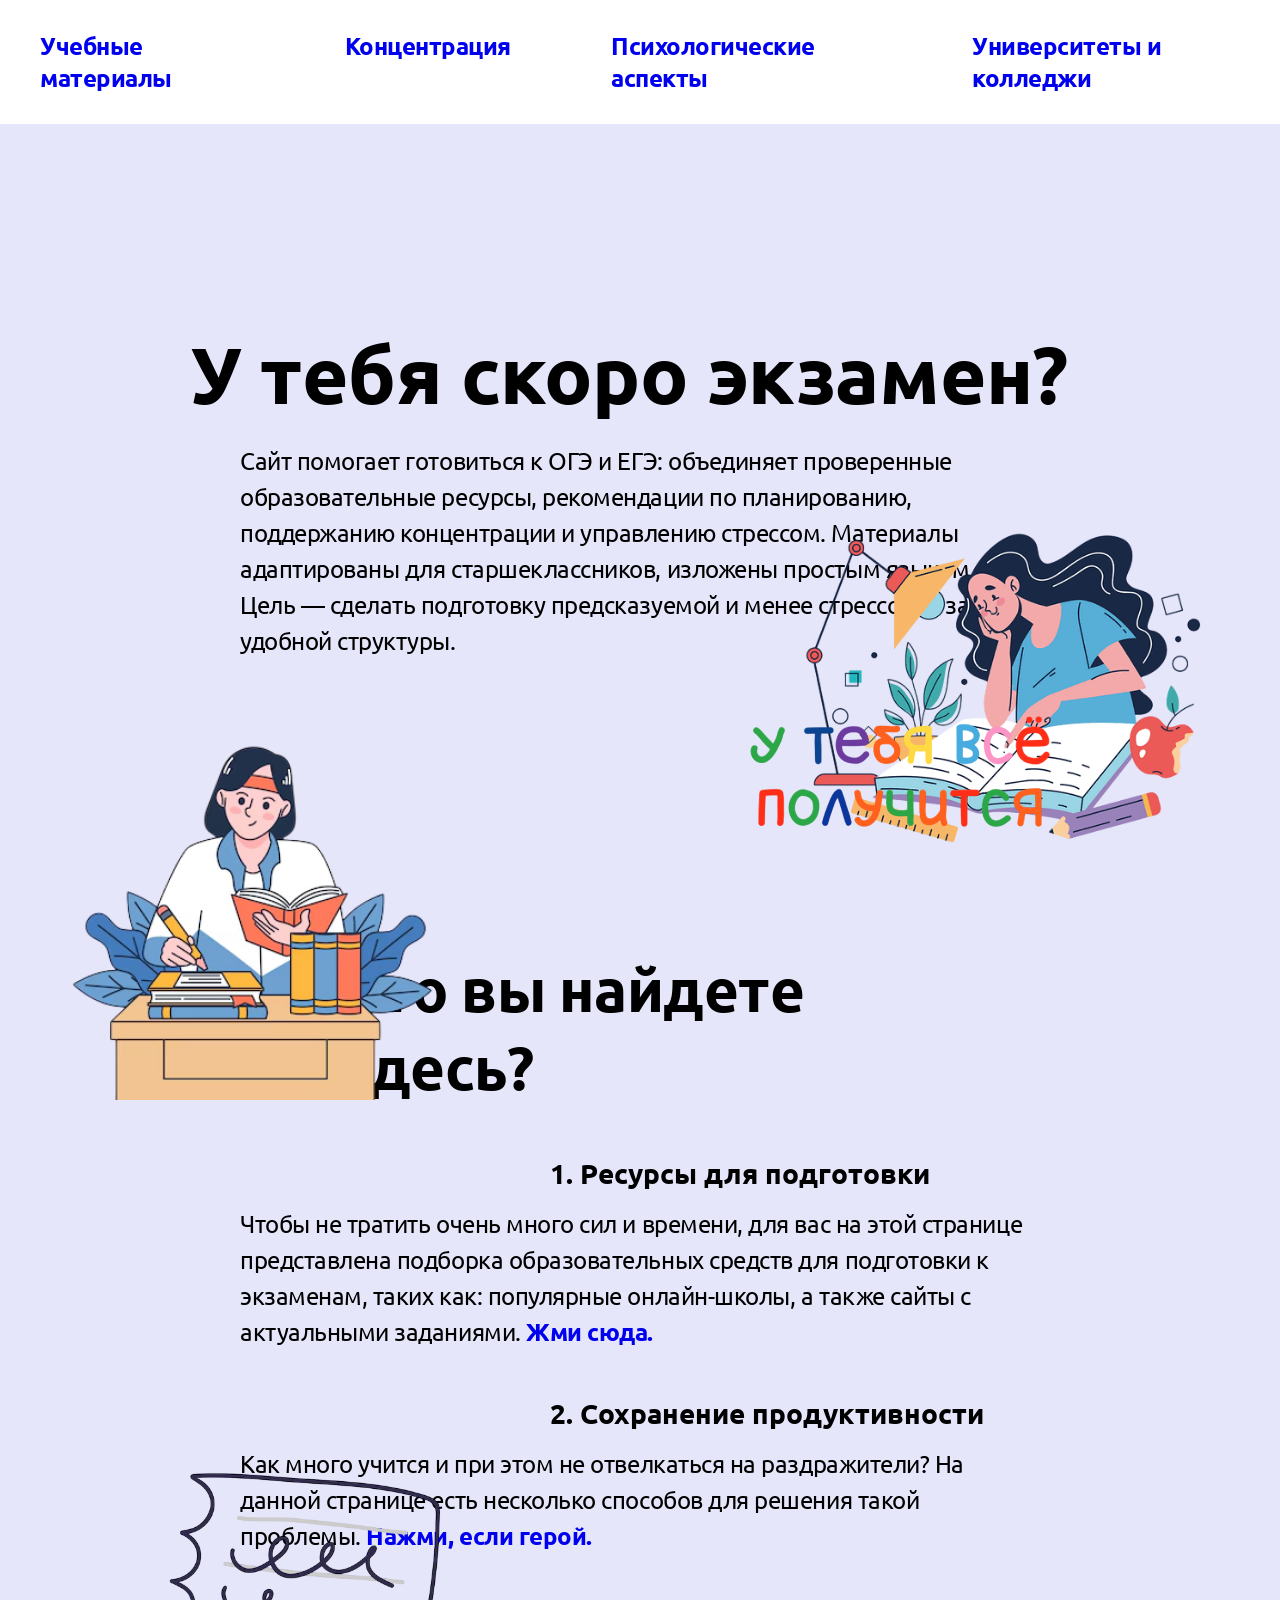
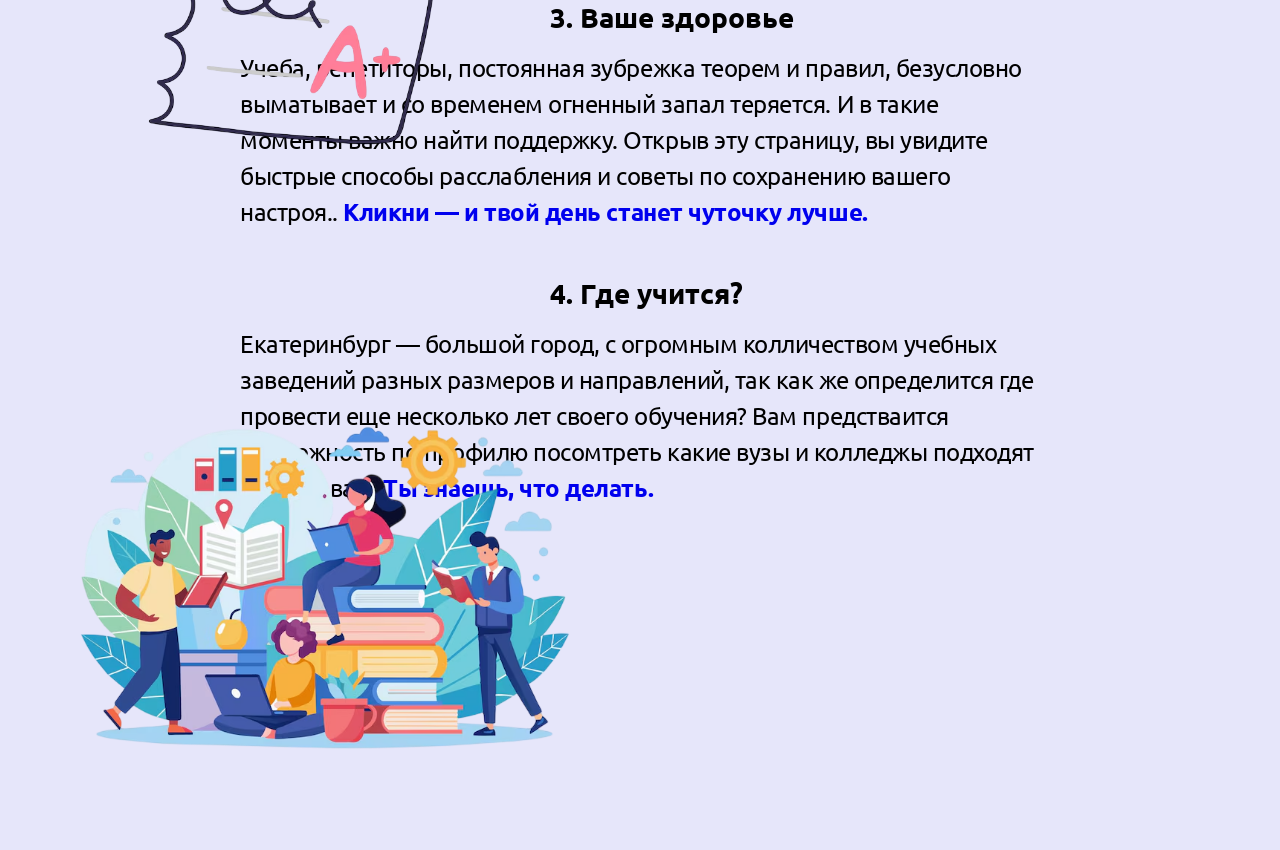
<file: index.html>
<!DOCTYPE html>
<html lang="ru">
<head>
    <meta name="viewport" content="width=device-width, initial-scale=1.0">
    <meta charset="UTF-8">
    <meta name="viewport" content="width=device-width, initial-scale=1.0">
    <title>экзамены???</title>
    <link rel="stylesheet" href="style.css">
    <link rel="preconnect" href="https://fonts.googleapis.com">
<link rel="preconnect" href="https://fonts.gstatic.com" crossorigin>
<link href="https://fonts.googleapis.com/css2?family=Ubuntu:ital,wght@0,300;0,400;0,500;0,700;1,300;1,400;1,500;1,700&display=swap" rel="stylesheet">
</head>
<body>
    <header class="HEADER">
        <div class="HEADER__container">
            <nav class="HEADER__nav">
                <ul class="HEADER__list">
                    <li class="HEADER__list-item">
                        <a class="HEADER__list-link" href="page2.html">Учебные материалы</a>
                    </li>
                    <li class="HEADER__list-item">
                        <a class="HEADER__list-link" href="page3.html">Концентрация</a>
                    </li>
                    <li class="HEADER__list-item">
                        <a class="HEADER__list-link" href="page4.html">Психологические аспекты</a>
                    </li>
                    <li class="HEADER__list-item">
                        <a class="HEADER__list-link" href="page5.html">Университеты и колледжи</a>
                    </li>
                </ul>
            </nav>
        </div>
    </header>
    <main>
        <section class="hero">
            <div class="hero__text">
                <h1 class= "hero__title">
                    У тебя скоро экзамен?
                </h1>
                <p class= "hero__desc">
                     Сайт помогает готовиться к ОГЭ и ЕГЭ: объединяет проверенные образовательные ресурсы, рекомендации по планированию, поддержанию концентрации и управлению стрессом. Материалы адаптированы для старшеклассников, изложены простым языком. Цель — сделать подготовку предсказуемой и менее стрессовой за счёт удобной структуры.
                </p>
            </div>
        </section>
        <img class="image" src="images/что.png" width="550" alt="">
        <img class="image2" src="images/yyyyyyy-Photoroom.png" width="400" alt="">
        <img class="image3" src="images/mdm-Photoroom.png" width="400" alt="">
        <section class="hero2">
            <div class="hero__text2">
                <h1 class= "hero__title2">
                    Что вы найдете здесь?
                </h1>
                <w style="margin-left: 550px; font-weight: 800; font-size: 28px;">1. Ресурсы для подготовки</w>
                <p class= "hero__desc2">Чтобы не тратить очень много сил и времени, для вас на этой странице представлена подборка образовательных средств для подготовки к экзаменам, таких как: популярные онлайн-школы, а также сайты с актуальными заданиями.<a class="SSA" href="page2.html"> Жми сюда.</a></p>
                <w style="margin-left: 550px; font-weight: 800; font-size: 28px;"> 2. Сохранение продуктивности</w>
                <p class= "hero__desc2"> Как много учится и при этом не отвелкаться на раздражители? На данной странице есть несколько способов для решения такой проблемы.<a class="SSA" href="page3.html"> Нажми, если герой.</a></p>
                <w style="margin-left: 550px; font-weight: 800; font-size: 28px;">3. Ваше здоровье</w>
                <p class= "hero__desc2">Учеба, репетиторы, постоянная зубрежка теорем и правил, безусловно выматывает и со временем огненный запал теряется. И в такие моменты важно найти поддержку. Открыв эту страницу, вы увидите быстрые способы расслабления и советы по сохранению вашего настроя..<a class="SSA" href="page4.html"> Кликни — и твой день станет чуточку лучше.</a></p>
                <w style="margin-left: 550px; font-weight: 800; font-size: 28px;">4. Где учится?</w>
                <p class= "hero__desc2">Екатеринбург — большой город, с огромным колличеством учебных заведений разных размеров и направлений, так как же определится где провести еще несколько лет своего обучения? Вам предстваится возможность по профилю посомтреть какие вузы и колледжы подходят именно вам.<a class="SSA" href="page5.html"> Ты знаешь, что делать.</a></p>
            </div>
        </section>
        <img class="image4" src="images/аа-Photoroom.png" width="550" alt="">
        <img class="image5" src="images/ыыы-Photoroom.png" width="470" alt="">
        <img class="image6" src="images/gggg-Photoroom.png" width="550" alt="">
        <img class="image7" src="images/ds-Photoroom.png" width="400" alt="">
    </main>
</body>
</html>
</file>
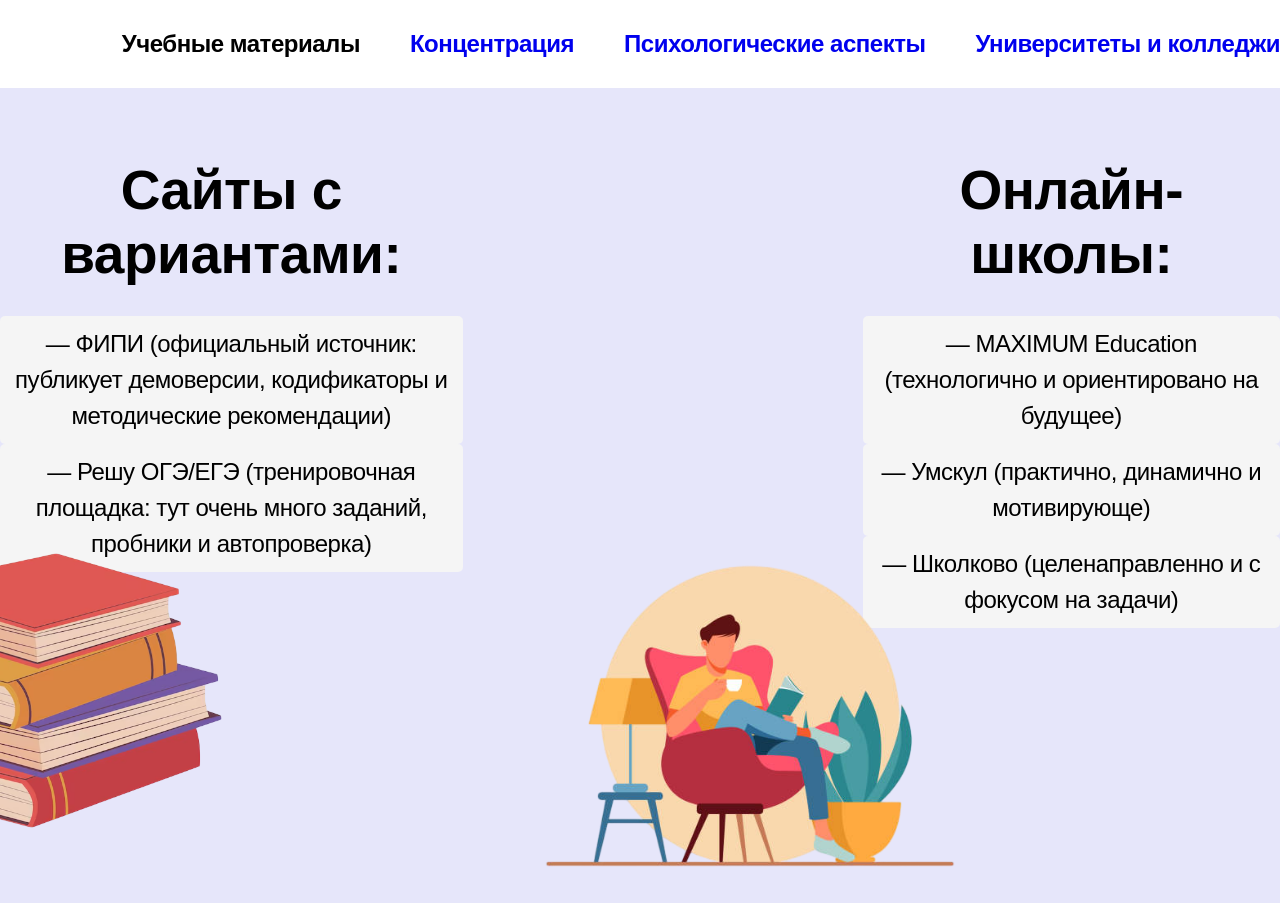
<file: page2.html>
<!DOCTYPE html>
<html lang="ru">
<head>
    <title>Учебные материалы</title>
    <link rel="stylesheet" href="style2.css">
    <link href="https://fonts.googleapis.com/css2?family=Ubuntu:ital,wght@0,300;0,400;0,500;0,700;1,300;1,400;1,500;1,700&display=swap">
</head>
<body>
    <header class="HEADER">
        <div class="HEADER__container">
            <nav class="HEADER__nav">
                <a class="ss" href="index.html">Назад</a>
                <ul class="HEADER__list">
                    <li class="HEADER__list-item">
                        <a class="HEADER__list-link">Учебные материалы</a>
                    </li>
                    <li class="HEADER__list-item">
                        <a class="HEADER__list-link" href="page3.html">Концентрация</a>
                    </li>
                    <li class="HEADER__list-item">
                        <a class="HEADER__list-link" href="page4.html">Психологические аспекты</a>
                    </li>
                    <li class="HEADER__list-item">
                        <a class="HEADER__list-link" href="page5.html">Университеты и колледжи</a>
                    </li>
                </ul>
            </nav>
        </div>
    </header>
    <main>
        <section class="COLUMNS" style="text-align: center;">
            <div class="columns-container">
                <div class="columns">
                    <h1 class="title">Сайты с вариантами:</h1>
                    <p><a class="PARAG" href="https://fipi.ru/ege/otkrytyy-bank-zadaniy-ege" target="_blank">— ФИПИ (официальный источник: публикует демоверсии, кодификаторы и методические рекомендации)</a></p>
                    <p><a class="PARAG" href="https://ege.sdamgia.ru/" target="_blank">— Решу ОГЭ/ЕГЭ (тренировочная площадка: тут очень много заданий, пробники и автопроверка)</a></p>
                </div>
                <div class="columns">
                    <h2 class="title">Онлайн-школы:</h2>
                    <p><a class="PARAG" href="https://maximumtest.ru/" target="_blank">— MAXIMUM Education (технологично и ориентировано на будущее)</a></p>
                    <p><a class="PARAG" href="https://umschool.net/" target="_blank">— Умскул (практично, динамично и мотивирующе)</a></p>
                    <p><a class="PARAG" href="https://3.shkolkovo.online/" target="_blank">— Школково (целенаправленно и с фокусом на задачи)</a></p>
                </div>
                <img class="image" src="images/на-Photoroom.png" width="470" alt="">
                <img class="image2" src="images/ба-Photoroom.png" width="400" alt="">
                <img class="image3" src="images/ха-Photoroom.png" width="500" alt="">
            </div>
        </section>
    </main>
</body>
</html>
</file>
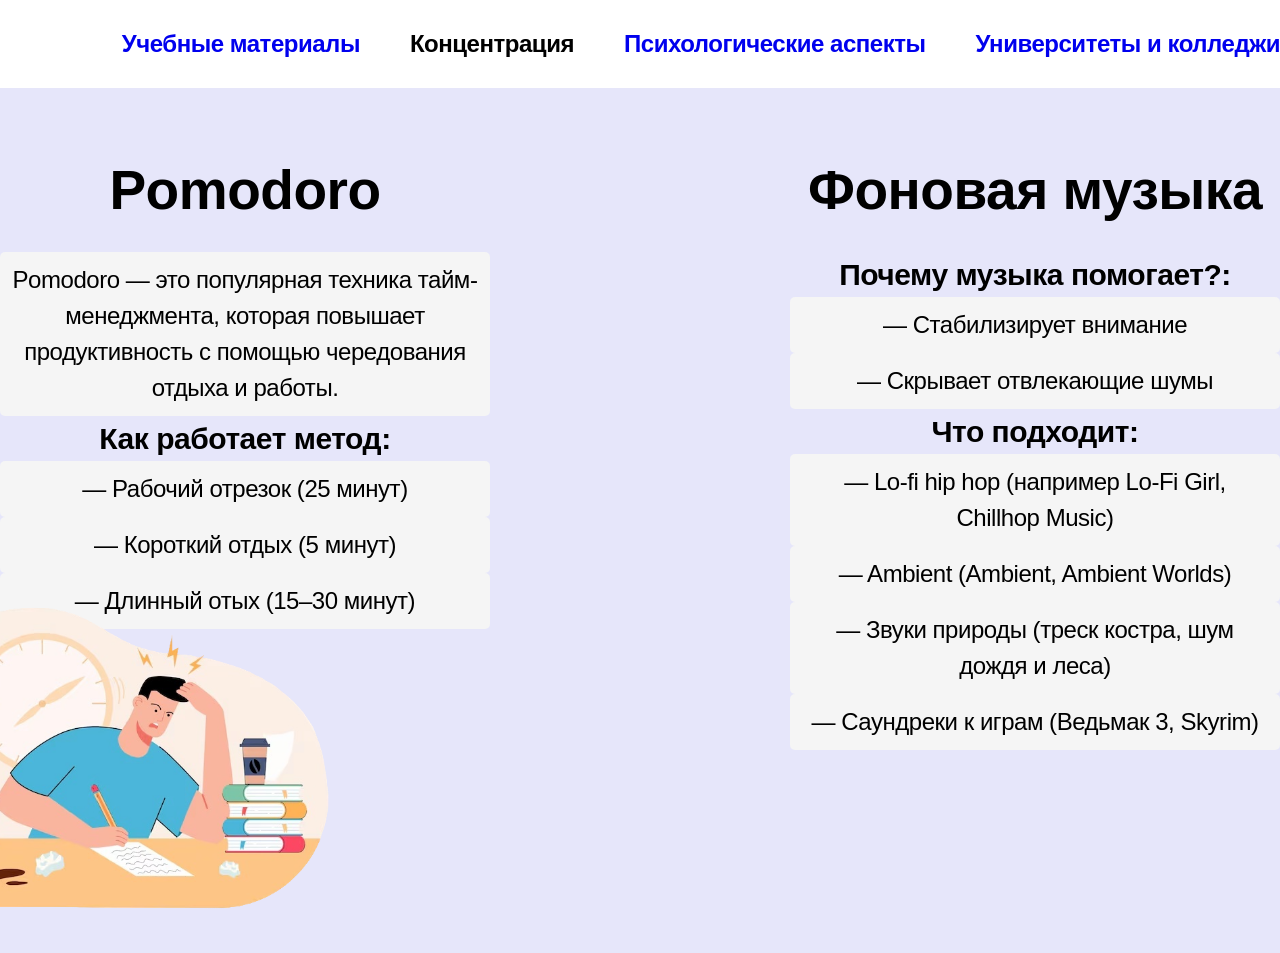
<file: page3.html>
<!DOCTYPE html>
<html lang="ru">
<head>
    <title>Концентрация</title>
    <link rel="stylesheet" href="style3.css">
    <link href="https://fonts.googleapis.com/css2?family=Ubuntu:ital,wght@0,300;0,400;0,500;0,700;1,300;1,400;1,500;1,700&display=swap">
</head>
<body>
    <header class="HEADER">
        <div class="HEADER__container">
            <nav class="HEADER__nav">
                <a class="SS" href="index.html">Назад</a>
                <ul class="HEADER__list">
                    <li class="HEADER__list-item">
                        <a class="HEADER__list-link" href="page2.html">Учебные материалы</a>
                    </li>
                    <li class="HEADER__list-item">
                        <a class="HEADER__list-link">Концентрация</a>
                    </li>
                    <li class="HEADER__list-item">
                        <a class="HEADER__list-link" href="page4.html">Психологические аспекты</a>
                    </li>
                    <li class="HEADER__list-item">
                        <a class="HEADER__list-link" href="page5.html">Университеты и колледжи</a>
                    </li>
                </ul>
            </nav>
        </div>
    </header>
    <main>
        <section class="COLUMNS" style="text-align: center;">
            <div class="columns-container">
                <div class="columns">
                    <h1 class="title">Pomodoro</h1>
                    <p class="PARAG">Pomodoro — это популярная техника тайм-менеджмента, которая  повышает продуктивность с помощью чередования отдыха и работы.</p>
                    <w>Как работает метод:</w>
                    <p class="PARAG">— Рабочий отрезок (25 минут)</p>
                    <p class="PARAG">— Короткий отдых (5 минут)</p>
                    <p class="PARAG">— Длинный отых (15–30 минут)</p>
                </div>
                <div class="columns">
                    <h2 class="title">Фоновая музыка</h2>
                    <w>Почему музыка помогает?:</w>
                    <p class="PARAG">— Стабилизирует внимание</p>
                    <p class="PARAG">— Скрывает отвлекающие шумы</p>
                    <w>Что подходит:</w>
                    <p class="PARAG">— Lo‑fi hip hop (например Lo‑Fi Girl, Chillhop Music)</p>
                    <p class="PARAG">— Ambient (Ambient, Ambient Worlds)</p>
                    <p class="PARAG">— Звуки природы (треск костра, шум дождя и леса)</p>
                    <p class="PARAG">— Саундреки к играм (Ведьмак 3, Skyrim)</p>
                </div>
                <img class="hero2__image" src="images/брок-no-bg-preview (carve.photos).png" width="500" alt="">
                <img class="hero2__image2" src="images/g-Photoroom.png" width="350" alt="">
            </div>
        </section>
    </main>
</body>
</html>
</file>
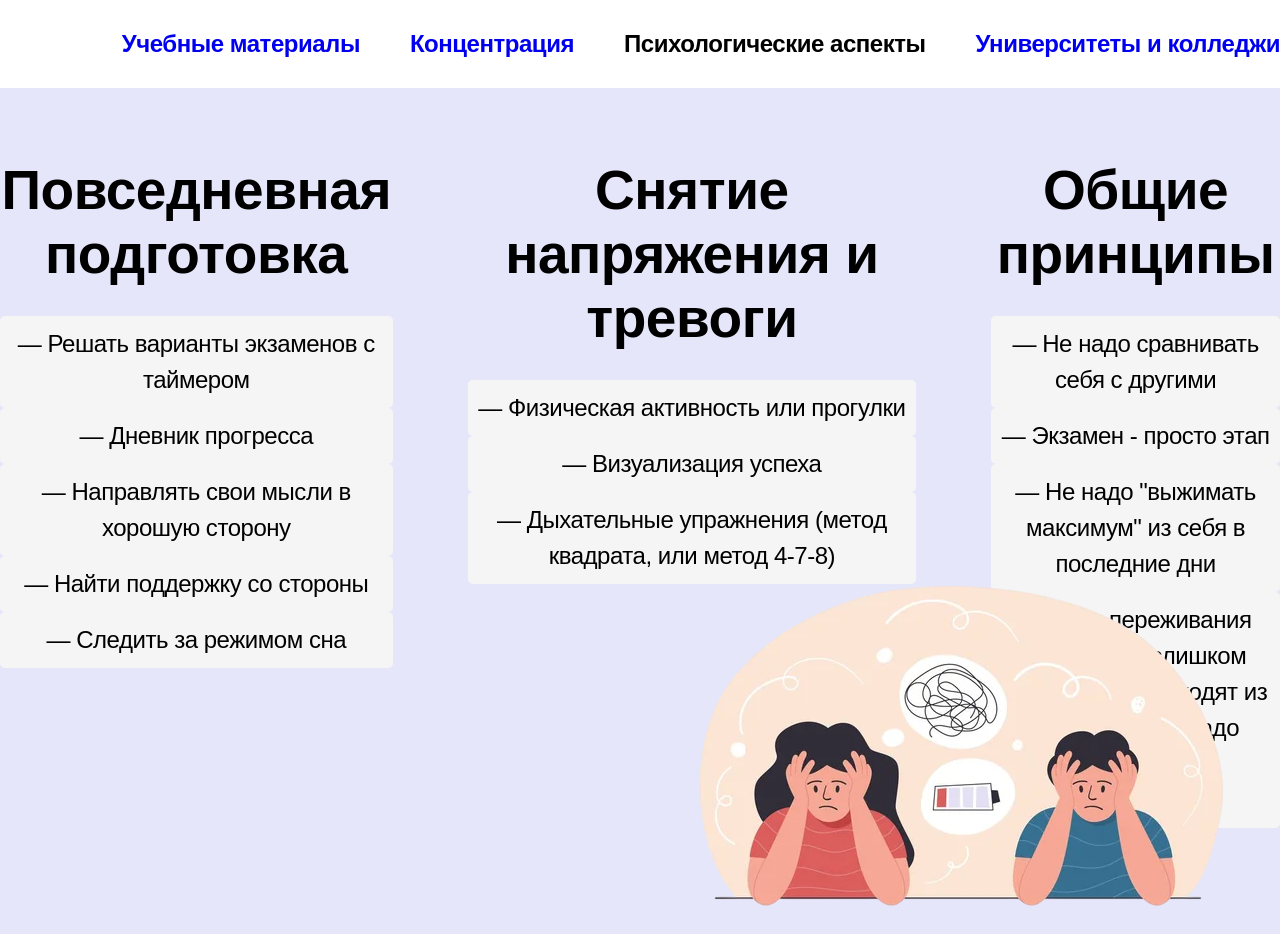
<file: page4.html>
<!DOCTYPE html>
<html lang="ru">
<head>
    <title>Психологические аспекты</title>
    <link rel="stylesheet" href="style4.css">
</head>
<body>
    <header class="HEADER">
        <div class="HEADER__container">
            <nav class="HEADER__nav">
                <a class="ss" href="index.html">Назад</a>
                <ul class="HEADER__list">
                    <li class="HEADER__list-item">
                        <a class="HEADER__list-link" href="page2.html">Учебные материалы</a>
                    </li>
                    <li class="HEADER__list-item">
                        <a class="HEADER__list-link" href="page3.html">Концентрация</a>
                    </li>
                    <li class="HEADER__list-item">
                        <a class="HEADER__list-link">Психологические аспекты</a>
                    </li>
                    <li class="HEADER__list-item">
                        <a class="HEADER__list-link" href="page5.html">Университеты и колледжи</a>
                    </li>
                </ul>
            </nav>
        </div>
    </header>
    <main>
        <section class="COLUMNS" style="text-align: center;">
            <div class="container">
                <div class="text">
                    <h4 class="title">Повседневная подготовка</h4>
                    <p class="PARAG">— Решать варианты экзаменов с таймером</p>
                    <p class="PARAG">— Дневник прогресса</p>
                    <p class="PARAG">— Направлять свои мысли в хорошую сторону</p>
                    <p class="PARAG">— Найти поддержку со стороны</p>
                    <p class="PARAG">— Следить за режимом сна</p>
                </div>
                <div class="text">
                    <h2 class="title">Снятие напряжения и тревоги</h2>
                    <p class="PARAG">— Физическая активность или прогулки</p>
                    <p class="PARAG">— Визуализация успеха</p>
                    <p class="PARAG">— Дыхательные упражнения (метод квадрата, или метод 4-7-8)</p>
                </div>
                <div class="text">
                    <h3 class="title">Общие принципы</h3>
                    <p class="PARAG">— Не надо сравнивать себя с другими</p>
                    <p class="PARAG">— Экзамен - просто этап</p>
                    <p class="PARAG">— Не надо "выжимать максимум" из себя в последние дни</p>
                    <p class="PARAG">— Если переживания становятся слишком сильные или выходят из под контроля, надо обратиться к специалисту </p>
                </div>
                <img class="hero2__image" src="images/ро-Photoroom.png" width="600" alt="">
            </div>
        </section>
    </main>
</body>
</html>
</file>
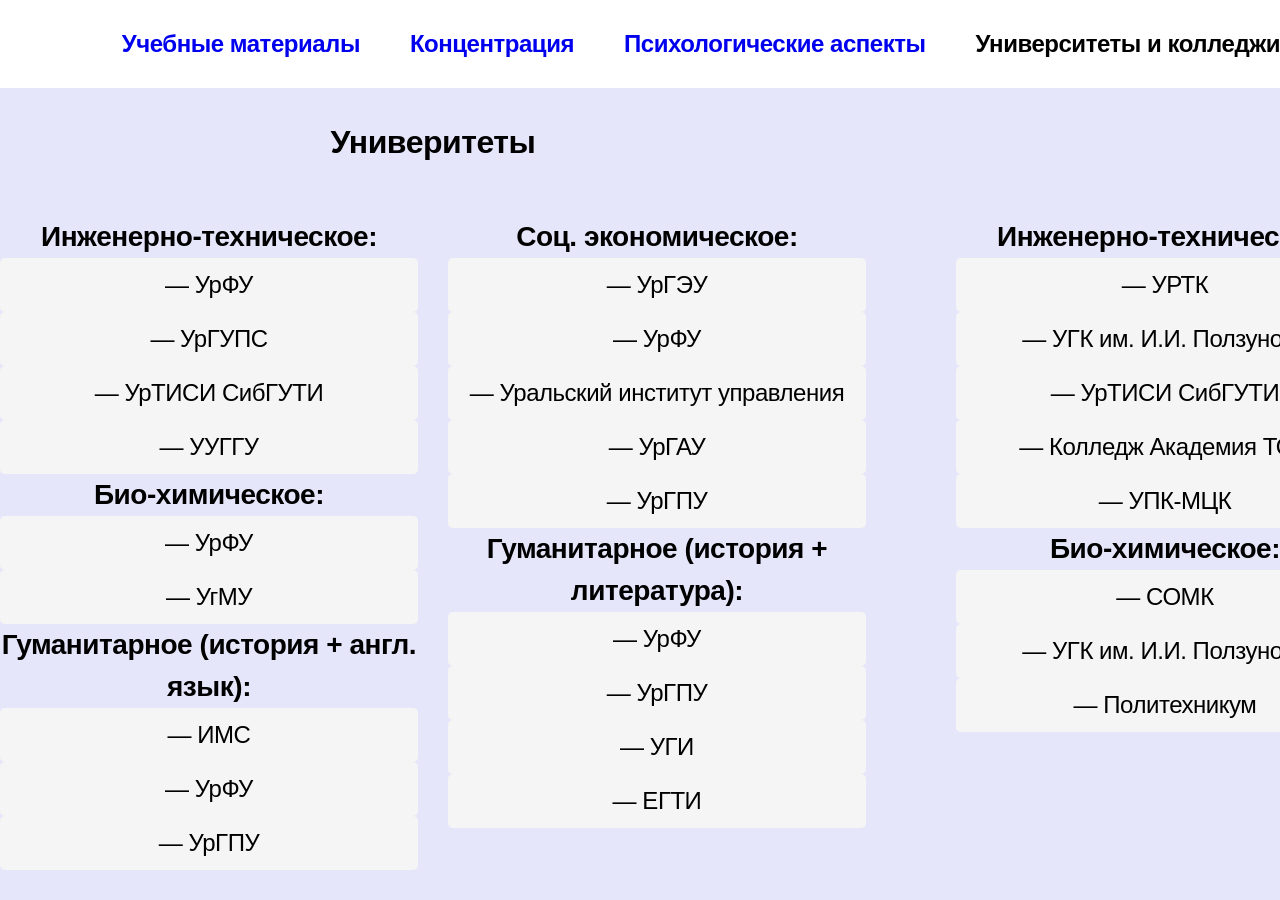
<file: page5.html>
<!DOCTYPE html>
<html lang="ru">
<head>
    <title>Места обучения</title>
    <link rel="stylesheet" href="style5.css">
</head>
<body>
    <header class="HEADER">
        <div class="HEADER__container">
            <nav class="HEADER__nav">
                <a class="ss" href="index.html">Назад</a>
                <ul class="HEADER__list">
                    <li class="HEADER__list-item">
                        <a class="HEADER__list-link" href="page2.html">Учебные материалы</a>
                    </li>
                    <li class="HEADER__list-item">
                        <a class="HEADER__list-link" href="page3.html">Концентрация</a>
                    </li>
                    <li class="HEADER__list-item">
                        <a class="HEADER__list-link" href="page4.html">Психологические аспекты</a>
                    </li>
                    <li class="HEADER__list-item">
                        <a class="HEADER__list-link">Университеты и колледжи</a>
                    </li>
                </ul>
            </nav>
        </div>
    </header>
    <main>
        <div class="universities-and-colleges" style="text-align: center;">
            <div class="section universities">
                <h2 class="FACK">Универитеты</h2>
                <div class="columns">
                    <div class="column">
                        <w>Инженерно-техническое: </w>
                        <p><a class="PARAG" style="width: 400px;" href="https://urfu.ru/ru/" target="_blank">— УрФУ</a></p>
                        <p><a class="PARAG" style="width: 400px;" href="https://www.usurt.ru/" target="_blank">— УрГУПС</a></p>
                        <p><a class="PARAG" style="width: 400px;" href="https://www.uisi.ru/index.php?option=com_content&task=view&id=98" target="_blank">— УрТИСИ СибГУТИ</a></p>
                        <p><a class="PARAG" style="width: 400px;" href="https://www.ursmu.ru/" target="_blank">— УУГГУ</a></p>
                        <w>Био-химическое:</w>
                        <p><a class="PARAG" style="width: 400px;" href="https://urfu.ru/ru/" target="_blank">— УрФУ</a></p>
                        <p><a class="PARAG" style="width: 400px;" href="https://usma.ru/" target="_blank">— УгМУ</a></p>
                        <w>Гуманитарное (история + англ. язык):</w>
                        <p><a class="PARAG" style="width: 400px;" href="https://www.ims-ural.ru/" target="_blank">— ИМС</a></p>
                        <p><a class="PARAG" style="width: 400px;" href="https://urfu.ru/ru/" target="_blank">— УрФУ</a></p>
                        <p><a class="PARAG" style="width: 400px;" href="https://uspu.ru/" target="_blank">— УрГПУ</a></p>
                    </div>
                    <div class="column">
                        <w>Соц. экономическое:</w>
                        <p><a class="PARAG" style="width: 400px;" href="https://www.usue.ru/" target="_blank">— УрГЭУ</a></p>
                        <p><a class="PARAG" style="width: 400px;" href="https://urfu.ru/ru/" target="_blank">— УрФУ</a></p>
                        <p><a class="PARAG" style="width: 400px;" href="https://ui.ranepa.ru/" target="_blank">— Уральский институт управления</a></p>
                        <p><a class="PARAG" style="width: 400px;" href="https://urgau.ru/" target="_blank">— УрГАУ</a></p>
                        <p><a class="PARAG" style="width: 400px;" href="https://uspu.ru/" target="_blank">— УрГПУ</a></p>
                        <w>Гуманитарное (история + литература):</w>
                        <p><a class="PARAG" style="width: 400px;" href="https://urfu.ru/ru/" target="_blank">— УрФУ</a></p>
                        <p><a class="PARAG" style="width: 400px;" href="https://uspu.ru/" target="_blank">— УрГПУ</a></p>
                        <p><a class="PARAG" style="width: 400px;" href="https://gu-ural.ru/" target="_blank">— УГИ</a></p>
                        <p><a class="PARAG" style="width: 400px;" href="https://www.egti.ru/" target="_blank">— ЕГТИ</a></p>
                    </div>
                </div>
            </div>
            <div class="section colleges">
                <h2 class="FACK">Колледжи</h2>
                <div class="columns">
                    <div class="column">
                        <w>Инженерно-техническое:</w>
                        <p><a class="PARAG" style="width: 400px;" href="https://urtt.ru/" target="_blank">— УРТК</a></p>
                        <p><a class="PARAG" style="width: 400px;" href="https://www.ugkp.ru/" target="_blank">— УГК им. И.И. Ползунова</a></p>
                        <p><a class="PARAG" style="width: 400px;" href="https://uisi.ru/" target="_blank">— УрТИСИ СибГУТИ</a></p>
                        <p><a class="PARAG" style="width: 400px;" href="https://ekat.top-academy.ru/education" target="_blank">— Колледж Академия ТОП</a></p>
                        <p><a class="PARAG" style="width: 400px;" href="https://urpc.ru/" target="_blank">— УПК-МЦК</a></p>
                        <w>Био-химическое:</w>
                        <p><a class="PARAG" style="width: 400px;" href="http://somkural.ru/" target="_blank">— СОМК</a></p>
                        <p><a class="PARAG" style="width: 400px;" href="https://www.ugkp.ru/" target="_blank">— УГК им. И.И. Ползунова</a></p>
                        <p><a class="PARAG" style="width: 400px;" href="https://ekpt.ru/" target="_blank">— Политехникум</a></p>
                    </div>
                    <div class="column">
                        <w>Соц. экономическое:</w>
                        <p><a class="PARAG" style="width: 400px;" href="https://xn----7sbndgvfca2ar9a.xn--p1ai/" target="_blank">— УЭК</a></p>
                        <p><a class="PARAG" style="width: 400px;" href="https://urpc.ru/" target="_blank">— УПК-МЦК</a></p>
                        <p><a class="PARAG" style="width: 400px;" href="https://eetk.ru/" target="_blank">— ЕЭТК</a></p>
                        <p><a class="PARAG" style="width: 400px;" href="https://kpsu.ru/" target="_blank">— КПСУ</a></p>
                        <p><a class="PARAG" style="width: 400px;" href="https://college.usue.ru/" target="_blank">— Колледж УрГЭУ</a></p>
                        <w>Гуманитарное:</w>
                        <p><a class="PARAG" style="width: 400px;" href="https://sopkekb.ru/" target="_blank">— СОПК</a></p>
                        <p><a class="PARAG" style="width: 400px;" href="https://socic.ru/" target="_blank">— СКИиК</a></p>
                        <p><a class="PARAG" style="width: 400px;" href="https://cxyshadr.ru/" target="_blank">— СХУ им. И.Д. Шадра</a></p>
                        <p><a class="PARAG" style="width: 400px;" href="https://eetk.ru/" target="_blank">— ЕЭТК</a></p>
                    </div>
                </div>
            </div>
        </div>
    </main>
</body>
</html>
</file>
<file: style.css>
:root {
    --dark: #000000;
}

*{
    margin: 0;
    padding: 0;
}

body{
    font-family: "Ubuntu", sans-serif;
    background-color: #E6E6FA;
}

.HEADER {
    padding-block: 30px;
    background-color: white;
}

.HEADER__container {
    max-width: 1200px;
    margin-inline: auto;
}

.HEADER__nav {
    display: flex;
    justify-content: space-between;
    align-items: center;
}

.HEADER__list {
    display: flex;
    gap: 100px;
    list-style: none;
}

ul {
    list-style: none;
}
.HEADER__list-item {
    font-weight: 900;
    font-size: 24px;
    letter-spacing: -0.47px;
    color: var(--dark);
}

a {
    text-decoration: none;
}

.hero {
    padding-block: 200px 0px;
}

.hero__desc {
    max-width: 800px;
    margin-inline: auto;
    font-weight: 400;
    font-size: 24px;
    letter-spacing: -0.47px;
    color: var(--dark);
    line-height: 1.5;
}

.hero__title {
    max-width: 900px;
    margin-inline: auto;
    font-weight: 900;
    font-size: 80px;
    letter-spacing: -0.47px;
    color: var(--dark);
    margin-bottom: 20px;
}

.image {
    position: absolute;
    top: 500px;
    right: 0px;
}

.image2 {
    position: absolute;
    top: 600px;
    left: 700px;
}

.image3 {
    position: absolute;
    top: 700px;
    left: 50px;
}

.hero2 {
    padding-block: 250px 100px;
}

.hero__desc2 {
    max-width: 800px;
    margin-inline: auto;
    font-weight: 400;
    font-size: 24px;
    letter-spacing: -0.47px;
    color: var(--dark);
    line-height: 1.5;
    margin-bottom: 45px;
    margin-top: 15px;
}

.hero__title2 {
    margin-top: 40px;
    max-width: 600px;
    margin-inline: auto;
    font-weight: 800;
    font-size: 60px;
    letter-spacing: -0.47px;
    color: var(--dark);
    margin-bottom: 50px;
}

.SSA {
    font-weight: 700;
    font-size: 24px;
    transition: color 0.3s ease;
}

.SSA:hover{
    color: #6A5ACD;
}

.image4 {
    position: absolute;
    top: 2000px;
    left: 50px;
}

.image5 {
    position: absolute;
    top: 1300px;
    left: 1390px;
}

.image6 {
    position: absolute;
    top: 1900px;
    left: 1270px;
}

.image7 {
    position: absolute;
    top: 1400px;
    left: 100px;
}
</file>
<file: style2.css>
:root {
    --dark: #000000;
}

*{
    margin: 0;
    padding: 0;
}

body{
    font-family: "Ubuntu", sans-serif;
    background-color: #E6E6FA;
}

.HEADER {
    padding-block: 30px;
    background-color: white;
}

.HEADER__container {
    max-width: 1300px;
    margin-inline: auto;
}

.HEADER__nav {
    display: flex;
    justify-content: space-between;
    align-items: center;
}

.ss {
    margin-left: -250px;
    font-weight: 700;
    font-size: 24px;
    letter-spacing: -0.47px;
}

.HEADER__list {
    display: flex;
    gap: 50px;
    list-style: none;
}

ul {
    list-style: none;
}
.HEADER__list-item {
    font-weight: 900;
    font-size: 24px;
    letter-spacing: -0.47px;
    color: var(--dark);
}

a {
    text-decoration: none;
}

.COLUMNS {
    padding-block: 70px;
    max-width: 1500px;
    margin-inline: auto;
}

.columns-container {
    display: flex; 
    gap: 400px;
    position: relative;
}

.title {
    max-width: 1000px;
    margin-inline: auto;
    font-weight: 700;
    font-size: 55px;
    letter-spacing: -0.47px;
    margin-bottom: 30px;
}

.PARAG {
    display: inline-block;
    flex: 1;
    padding: 10px;
    background-color: #f5f5f5; 
    border-radius: 5px;
    list-style: none;
    max-width: 500px;
    margin-inline: auto;
    font-weight: 500;
    font-size: 24px;
    letter-spacing: -0.47px;
    color: var(--dark);
    line-height: 1.5;
    transition: color 0.3s ease;

}

.PARAG:hover{
    color: #6A5ACD;
}
.image {
    position: absolute;
    top: 350px;
    left: -200px;
}

.image2 {
    position: absolute;
    top: 290px;
    left: 1250px;
}

.image3 {
    position: absolute;
    top: 370px;
    left: 500px;
}
</file>
<file: style3.css>
:root {
    --dark: #000000;
}

*{
    margin: 0;
    padding: 0;
}

body{
    font-family: "Ubuntu", sans-serif;
    background-color: #E6E6FA;
}

.HEADER {
    padding-block: 30px;
    background-color: white;
}

.HEADER__container {
    max-width: 1300px;
    margin-inline: auto;
}

.HEADER__nav {
    display: flex;
    justify-content: space-between;
    align-items: center;
}

.SS {
    margin-left: -250px;
    font-weight: 700;
    font-size: 24px;
    letter-spacing: -0.47px;
}

.HEADER__list {
    display: flex;
    gap: 50px;
    list-style: none;
}

ul {
    list-style: none;
}
.HEADER__list-item {
    font-weight: 900;
    font-size: 24px;
    letter-spacing: -0.47px;
    color: var(--dark);
}

a {
    text-decoration: none;
}

.COLUMNS {
    padding-block: 70px;
    max-width: 1500px;
    margin-inline: auto;

}

.columns-container {
    display: flex; 
    gap: 300px;
    position: relative;
}

.title {
    max-width: 1000px;
    margin-inline: auto;
    font-weight: 700;
    font-size: 55px;
    letter-spacing: -0.47px;
    margin-bottom: 30px;
}

.PARAG {
    flex: 1;
    padding: 10px;
    background-color: #f5f5f5; 
    border-radius: 5px;
    list-style: none;
    max-width: 500px;
    margin-inline: auto;
    font-weight: 500;
    font-size: 24px;
    letter-spacing: -0.47px;
    color: var(--dark);
    line-height: 1.5;
    margin-top: 0;

}

w {
    margin-top: 50px;
    list-style: none;
    max-width: 500px;
    margin-inline: auto;
    font-weight: 700;
    font-size: 30px;
    letter-spacing: -0.47px;
    color: var(--dark);
    line-height: 1.5;
    margin-top: 0;
}

.hero2__image {
    position: absolute;
    top: 400px;
    left: -150px;
}

.hero2__image2 {
    position: absolute;
    top: 400px;
    left: 1300px;
}
</file>
<file: style4.css>
:root {
    --dark: #000000;
}

*{
    margin: 0;
    padding: 0;
}

body{
    font-family: "Ubuntu", sans-serif;
    background-color: #E6E6FA;
}

.HEADER {
    padding-block: 30px;
    background-color: white;
}

.HEADER__container {
    max-width: 1300px;
    margin-inline: auto;
}

.HEADER__nav {
    display: flex;
    justify-content: space-between;
    align-items: center;
}

.ss {
    margin-left: -250px;
    font-weight: 700;
    font-size: 24px;
    letter-spacing: -0.47px;
}

.HEADER__list {
    display: flex;
    gap: 50px;
    list-style: none;
}

ul {
    list-style: none;
}
.HEADER__list-item {
    font-weight: 900;
    font-size: 24px;
    letter-spacing: -0.47px;
    color: var(--dark);
}

a {
    text-decoration: none;
}
.COLUMNS {
    padding-block: 70px;
    max-width: 1725px;
    margin-inline: auto;
}

.container {
    display: flex; 
    gap: 75px;
    position: relative;
}

.title {
    max-width: 1000px;
    margin-inline: auto;
    font-weight: 700;
    font-size: 55px;
    letter-spacing: -0.47px;
    margin-bottom: 30px;
}

.PARAG {
    flex: 1;
    padding: 10px;
    background-color: #f5f5f5; 
    border-radius: 5px;
    list-style: none;
    max-width: 500px;
    margin-inline: auto;
    font-weight: 500;
    font-size: 24px;
    letter-spacing: -0.47px;
    color: var(--dark);
    line-height: 1.5;
    margin-top: 0;

}

.hero2__image {
    position: absolute;
    top: 400px;
    left: 665px;
}
</file>
<file: style5.css>
:root {
    --dark: #000000;
}

*{
    margin: 0;
    padding: 0;
}

body{
    font-family: "Ubuntu", sans-serif;
    background-color: #E6E6FA;
}

.HEADER {
    padding-block: 30px;
    background-color: white;
}

.HEADER__container {
    max-width: 1300px;
    margin-inline: auto;
}

.HEADER__nav {
    display: flex;
    justify-content: space-between;
    align-items: center;
}

.ss {
    margin-left: -250px;
    font-weight: 700;
    font-size: 24px;
    letter-spacing: -0.47px;
}


.HEADER__list {
    display: flex;
    gap: 50px;
    list-style: none;
}

ul {
    list-style: none;
}
.HEADER__list-item {
    font-weight: 900;
    font-size: 24px;
    letter-spacing: -0.47px;
    color: var(--dark);
}

a {
    text-decoration: none;
}

.universities-and-colleges {
    grid-template-columns: 1fr 1fr; 
    display: flex; 
    gap: 90px; 
    max-width: 1800px; 
    margin: auto;
}

.section {
  display: flex;
  flex-direction: column;
}

.section h2 {
  margin-top: 30px;
  margin-bottom: 50px;
  text-align: center;
}

.columns {
  display: flex;
  gap: 30px;
}

.FACK {
    font-weight: 900;
    font-size: 32px;
    letter-spacing: -0.47px;
    color: var(--dark);
    line-height: 1.5;
}

.PARAG {
    display: inline-block;
    flex: 1;
    padding: 9px;
    background-color: #f5f5f5; 
    border-radius: 5px;
    list-style: none;
    max-width: 500px;
    margin-inline: auto;
    font-weight: 500;
    font-size: 24px;
    letter-spacing: -0.47px;
    color: var(--dark);
    line-height: 1.5;
    transition: color 0.3s ease;
}

.PARAG:hover{
    color: #6A5ACD;
}

w {
    margin-top: 50px;
    list-style: none;
    max-width: 500px;
    margin-inline: auto;
    font-weight: 700;
    font-size: 28px;
    letter-spacing: -0.47px;
    color: var(--dark);
    line-height: 1.5;
    margin-top: 0;
}
</file>
